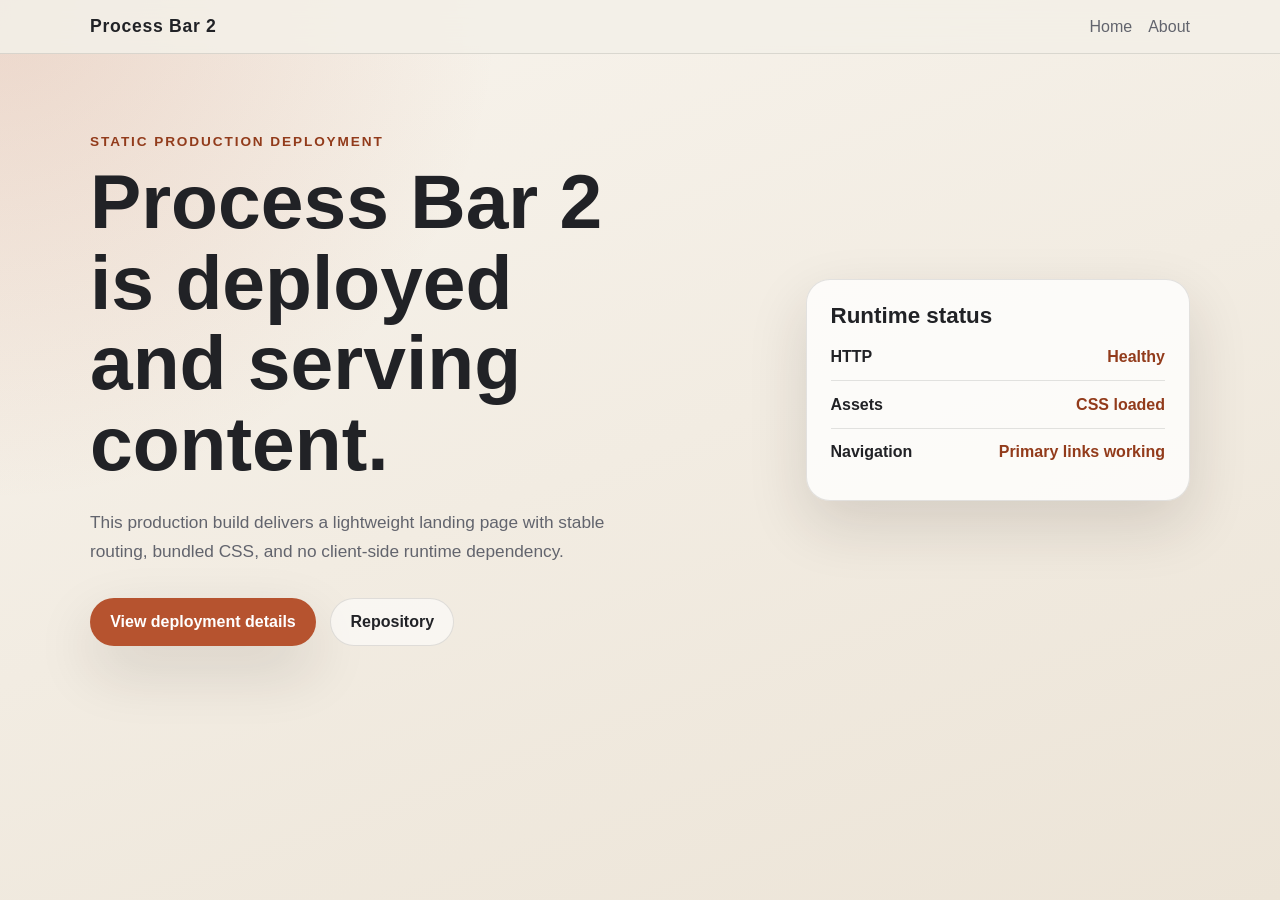
<file: index.html>
<!DOCTYPE html>
<html lang="en">
<head>
  <meta charset="UTF-8">
  <meta name="viewport" content="width=device-width, initial-scale=1.0">
  <title>Process Bar 2</title>
  <link rel="stylesheet" href="/styles.css">
</head>
<body>
  <header class="site-header">
    <div class="container nav-shell">
      <a class="brand" href="/">Process Bar 2</a>
      <nav class="main-nav" aria-label="Primary navigation">
        <a href="/">Home</a>
        <a href="/about/">About</a>
      </nav>
    </div>
  </header>

  <main class="container hero">
    <section class="hero-copy">
      <p class="eyebrow">Static production deployment</p>
      <h1>Process Bar 2 is deployed and serving content.</h1>
      <p class="lede">
        This production build delivers a lightweight landing page with stable
        routing, bundled CSS, and no client-side runtime dependency.
      </p>
      <div class="actions">
        <a class="button button-primary" href="/about/">View deployment details</a>
        <a class="button button-secondary" href="https://github.com/mtplayground/Alex-Hou-2024-test-2">Repository</a>
      </div>
    </section>

    <section class="status-card" aria-labelledby="status-title">
      <h2 id="status-title">Runtime status</h2>
      <ul class="status-list">
        <li><strong>HTTP</strong><span>Healthy</span></li>
        <li><strong>Assets</strong><span>CSS loaded</span></li>
        <li><strong>Navigation</strong><span>Primary links working</span></li>
      </ul>
    </section>
  </main>
</body>
</html>
</file>
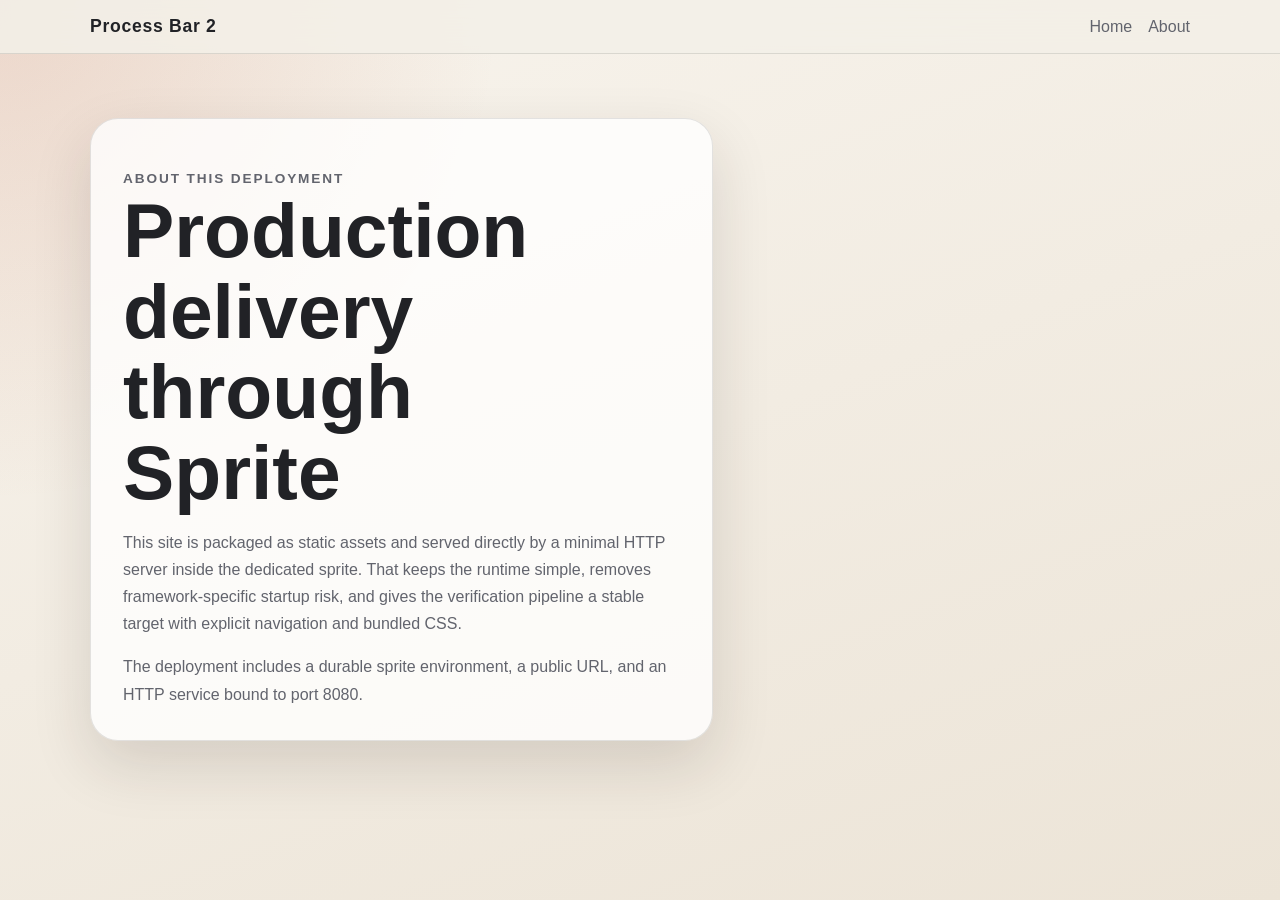
<file: about/index.html>
<!DOCTYPE html>
<html lang="en">
<head>
  <meta charset="UTF-8">
  <meta name="viewport" content="width=device-width, initial-scale=1.0">
  <title>About | Process Bar 2</title>
  <link rel="stylesheet" href="/styles.css">
</head>
<body>
  <header class="site-header">
    <div class="container nav-shell">
      <a class="brand" href="/">Process Bar 2</a>
      <nav class="main-nav" aria-label="Primary navigation">
        <a href="/">Home</a>
        <a href="/about/">About</a>
      </nav>
    </div>
  </header>

  <main class="container section">
    <article class="copy-block">
      <p class="eyebrow">About this deployment</p>
      <h1>Production delivery through Sprite</h1>
      <p>
        This site is packaged as static assets and served directly by a minimal
        HTTP server inside the dedicated sprite. That keeps the runtime simple,
        removes framework-specific startup risk, and gives the verification
        pipeline a stable target with explicit navigation and bundled CSS.
      </p>
      <p>
        The deployment includes a durable sprite environment, a public URL, and
        an HTTP service bound to port 8080.
      </p>
    </article>
  </main>
</body>
</html>
</file>
<file: styles.css>
:root {
  color-scheme: light;
  --bg: #f3efe7;
  --panel: rgba(255, 255, 255, 0.78);
  --line: rgba(33, 34, 38, 0.12);
  --text: #212226;
  --muted: #62646d;
  --accent: #b6532f;
  --accent-strong: #923b1b;
  --shadow: 0 24px 60px rgba(43, 28, 18, 0.14);
}

* {
  box-sizing: border-box;
}

body {
  margin: 0;
  min-height: 100vh;
  font-family: "Segoe UI", Helvetica, Arial, sans-serif;
  color: var(--text);
  background:
    radial-gradient(circle at top left, rgba(182, 83, 47, 0.18), transparent 32%),
    linear-gradient(160deg, #f8f4ed 0%, #ece4d7 100%);
}

a {
  color: inherit;
  text-decoration: none;
}

.container {
  width: min(1100px, calc(100% - 2rem));
  margin: 0 auto;
}

.site-header {
  position: sticky;
  top: 0;
  backdrop-filter: blur(16px);
  background: rgba(243, 239, 231, 0.88);
  border-bottom: 1px solid var(--line);
}

.nav-shell {
  display: flex;
  align-items: center;
  justify-content: space-between;
  gap: 1rem;
  padding: 1rem 0;
}

.brand {
  font-size: 1.1rem;
  font-weight: 700;
  letter-spacing: 0.04em;
}

.main-nav {
  display: flex;
  gap: 1rem;
}

.main-nav a {
  color: var(--muted);
}

.main-nav a:hover,
.main-nav a:focus-visible {
  color: var(--accent-strong);
}

.hero {
  display: grid;
  grid-template-columns: minmax(0, 1.6fr) minmax(280px, 0.9fr);
  gap: 2rem;
  align-items: center;
  padding: 5rem 0 4rem;
}

.eyebrow {
  margin: 0 0 0.75rem;
  font-size: 0.85rem;
  font-weight: 700;
  letter-spacing: 0.14em;
  text-transform: uppercase;
  color: var(--accent-strong);
}

h1,
h2 {
  margin: 0;
  line-height: 1.05;
}

h1 {
  font-size: clamp(2.5rem, 8vw, 4.8rem);
  max-width: 12ch;
}

.lede {
  max-width: 58ch;
  margin: 1.5rem 0 0;
  font-size: 1.08rem;
  line-height: 1.7;
  color: var(--muted);
}

.actions {
  display: flex;
  flex-wrap: wrap;
  gap: 0.9rem;
  margin-top: 2rem;
}

.button {
  display: inline-flex;
  align-items: center;
  justify-content: center;
  min-height: 3rem;
  padding: 0.8rem 1.2rem;
  border-radius: 999px;
  border: 1px solid var(--line);
  font-weight: 700;
}

.button-primary {
  color: #fff;
  background: var(--accent);
  border-color: transparent;
  box-shadow: var(--shadow);
}

.button-secondary {
  background: rgba(255, 255, 255, 0.56);
}

.status-card {
  padding: 1.5rem;
  border: 1px solid var(--line);
  border-radius: 24px;
  background: var(--panel);
  box-shadow: var(--shadow);
}

.status-card h2 {
  font-size: 1.4rem;
  margin-bottom: 1.25rem;
}

.status-list {
  list-style: none;
  padding: 0;
  margin: 0;
}

.status-list li {
  display: flex;
  justify-content: space-between;
  gap: 1rem;
  padding: 0.9rem 0;
  border-top: 1px solid var(--line);
}

.status-list li:first-child {
  border-top: 0;
  padding-top: 0;
}

.status-list span {
  color: var(--accent-strong);
  font-weight: 700;
}

.section {
  padding: 4rem 0;
}

.copy-block {
  max-width: 70ch;
  padding: 2rem;
  border: 1px solid var(--line);
  border-radius: 28px;
  background: var(--panel);
  box-shadow: var(--shadow);
}

.copy-block p {
  margin: 1rem 0 0;
  line-height: 1.7;
  color: var(--muted);
}

@media (max-width: 780px) {
  .hero {
    grid-template-columns: 1fr;
    padding-top: 3rem;
  }

  .nav-shell {
    flex-direction: column;
    align-items: flex-start;
  }
}
</file>
